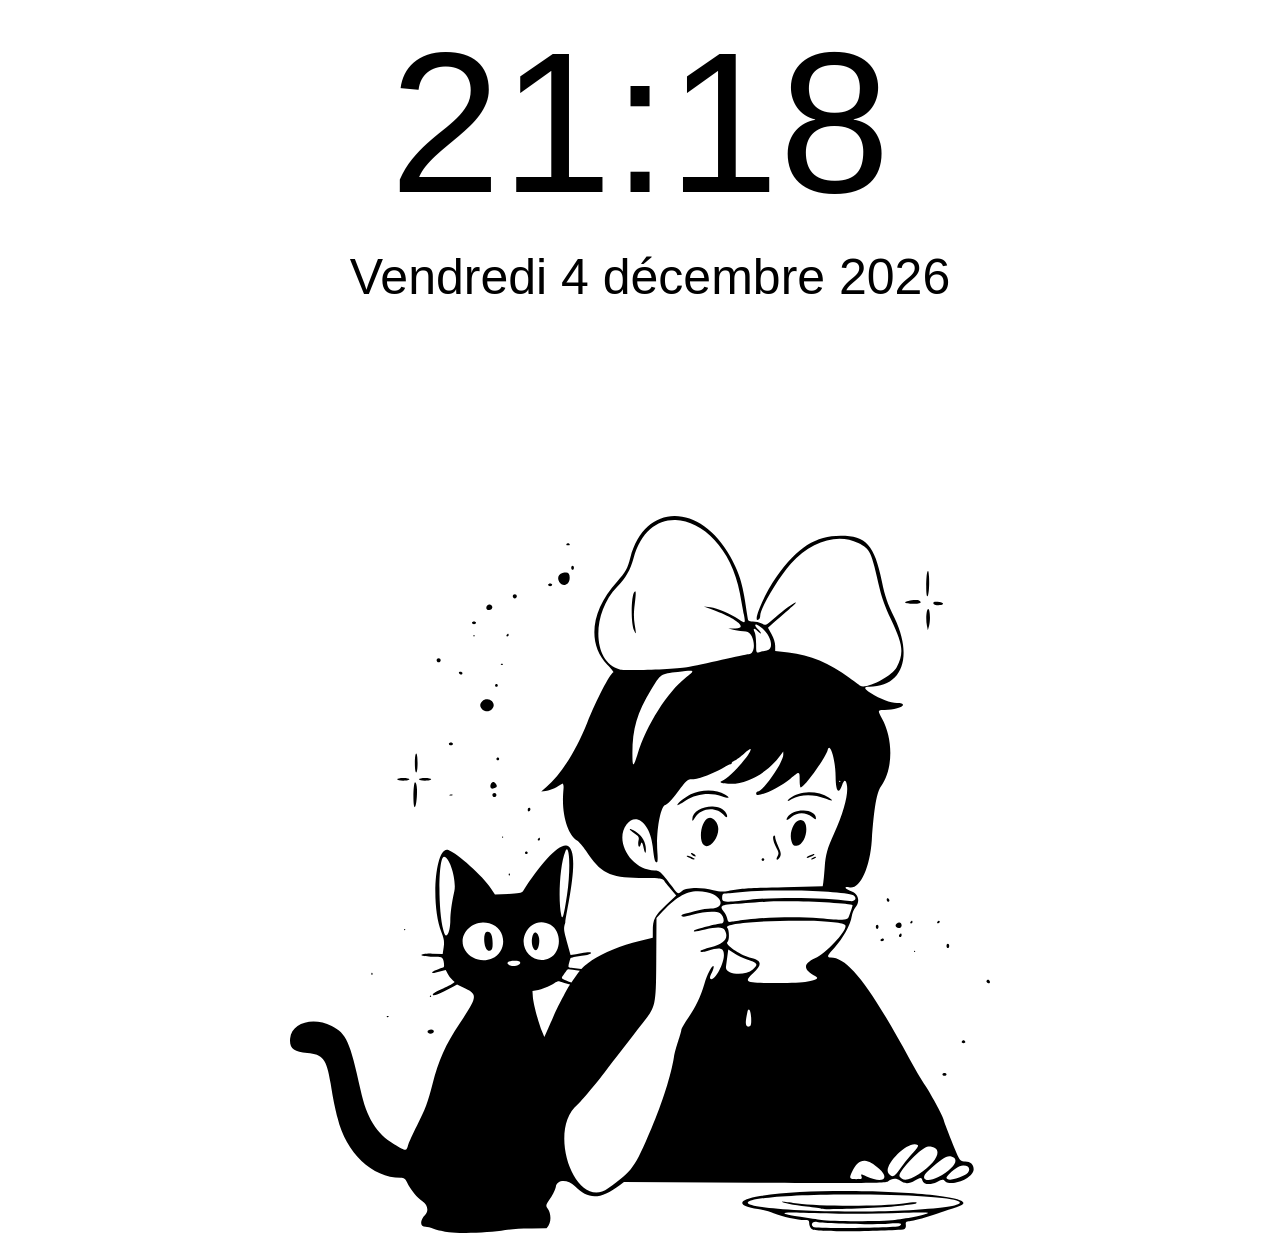
<file: index.html>
<!DOCTYPE html>
<html>
    <head>
      <meta name="viewport" content="user-scalable=no" charset="UTF-8"/>
      <script src="file:///mnt/us/mesquito/polyfill.min.js"></script>
      <script src="file:///mnt/us/mesquito/sdk.js"></script>

      <link href="./main.css" rel="stylesheet">

      <title>Clock</title>
    </head>
  <body>
    <div class="wrapper">
      <div class="clock">
        <span id="hours">xx</span>
        <span id="separator">:</span>
        <span id="minutes">xx</span>
      </div>

      <div id="date" class="date">Jour 1 mois année</div>

      <div class="icon-wrapper">
        <img id="icon" src="./kiki.svg">
      </div>
    </div>
  </body>
</html>
<script src="./main.js"></script>
</file>
<file: main.css>
html {
    font-family: Helvetica, sans-serif;
}


.icon-wrapper {
    width: 700px;
    margin: 200px auto 0;
}

#icon {
    width: 700px;
}

.clock {
    font-size: 0;
    width: 100%;
    text-align: center;
}

.date {
    width: 100%;
    text-align: center;
    font-size: 50px;
    padding: 10px;
}

#hours, #separator, #minutes {
    font-size: 200px;
}
</file>
<file: com.ducng.clock/main.css>
html {
    font-family: Helvetica, sans-serif;
}


.icon-wrapper {
    width: 700px;
    margin: 200px auto 0;
}

#icon {
    width: 700px;
}

.clock {
    font-size: 0;
    width: 100%;
    text-align: center;
}

.date {
    width: 100%;
    text-align: center;
    font-size: 50px;
    padding: 10px;
}

#hours, #separator, #minutes {
    font-size: 200px;
}
</file>
